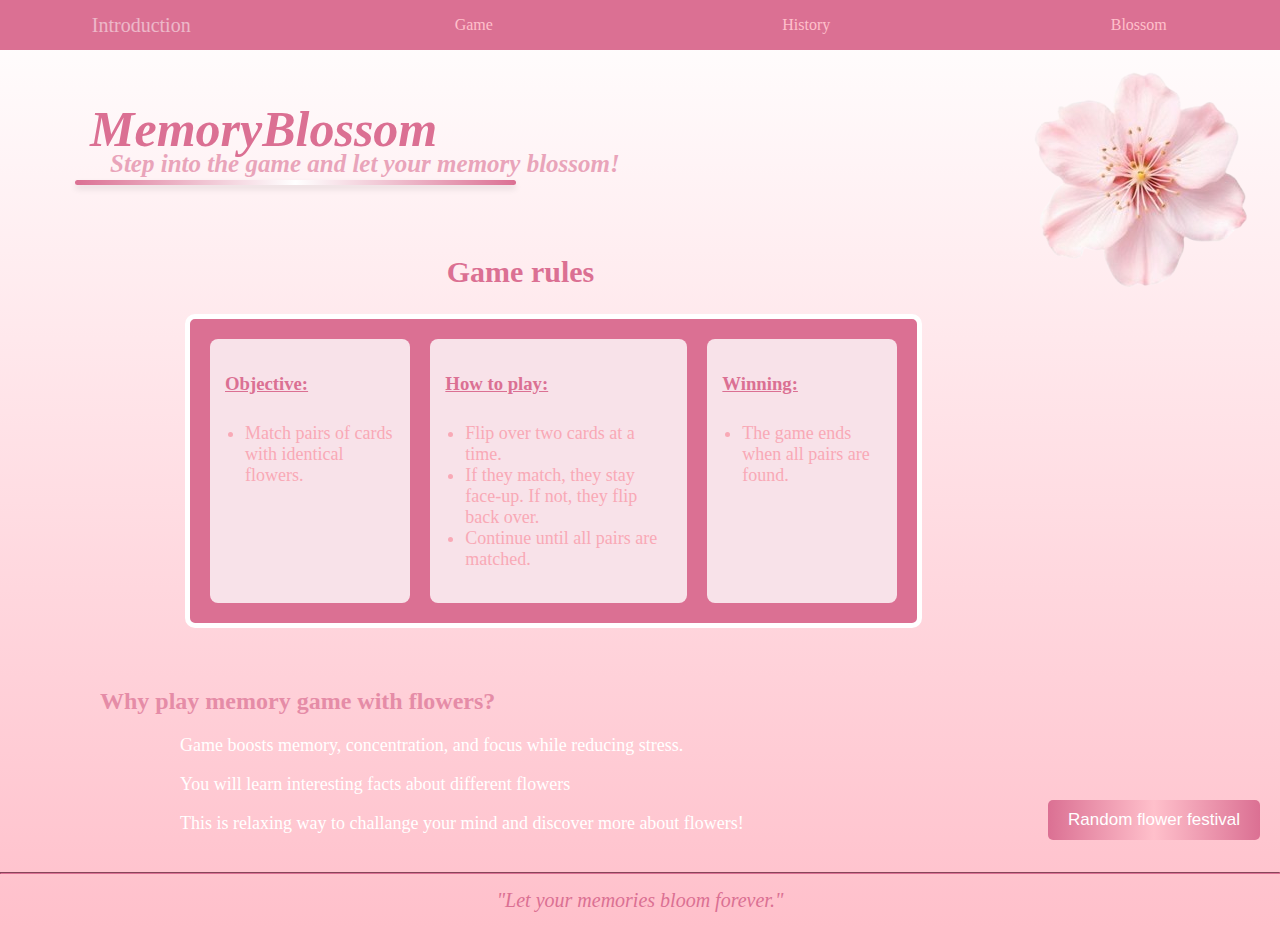
<file: index.html>
<!DOCTYPE html>

<html>

    <head>
        <title>MemoryBlossom game</title>
        <meta charset="utf-8">
        <link rel="stylesheet" href="styles/introduction.css">
        <link rel="icon" href="images/FlowerBackground.png">
    </head>

    <body>
        <header>
            <nav>
                <ul>
                    <li id="intro">Introduction</li>
                    <li><a href="pages/game.html">Game</a></li> 
                    <li><a href="pages/history.html">History</a></li>
                    <li><a href="pages/blossom.html">Blossom</a></li>  
                </ul>
            </nav>
    
            <img src="images/FlowerBackground.png" alt="Flower">
            <h1>MemoryBlossom</h1>
            <h2>Step into the game and let your memory blossom!</h2>
        </header>

        <main>
            <div class="festival">
                <p id="festivalFact"></p>
                <button onclick="generateFestival()>Festival">Random flower festival</button>
            </div>

            <div class="decorative-line"></div>
            <h2>Game rules</h2>
            <div class="GameRules">
                <div class="rule-section">
                    <h3>Objective:</h3>
                    <ul>
                        <li>Match pairs of cards with identical flowers.</li>
                    </ul>
                </div>
                <div class="rule-section">
                    <h3>How to play:</h3>
                    <ul>
                        <li>Flip over two cards at a time.</li>
                        <li>If they match, they stay face-up. If not, they flip back over.</li>
                        <li>Continue until all pairs are matched.</li>
                    </ul>
                </div>
                <div class="rule-section">
                    <h3>Winning:</h3>
                    <ul>
                        <li>The game ends when all pairs are found.</li>
                    </ul>
                </div>
            </div>
            <div class="WhyPlay">
                <h3>Why play memory game with flowers?</h3>
                <p>Game boosts memory, concentration, and focus while reducing stress.</p>
                <p>You will learn interesting facts about different flowers</p>
                <p>This is relaxing way to challange your mind and discover more about flowers!</p>
            </div>
        </main>

        <footer>
            <hr>
            <a>"Let your memories bloom forever."</a>
        </footer>

        <script src="scripts/introduction.js"></script>
    </body>

</html>
</file>
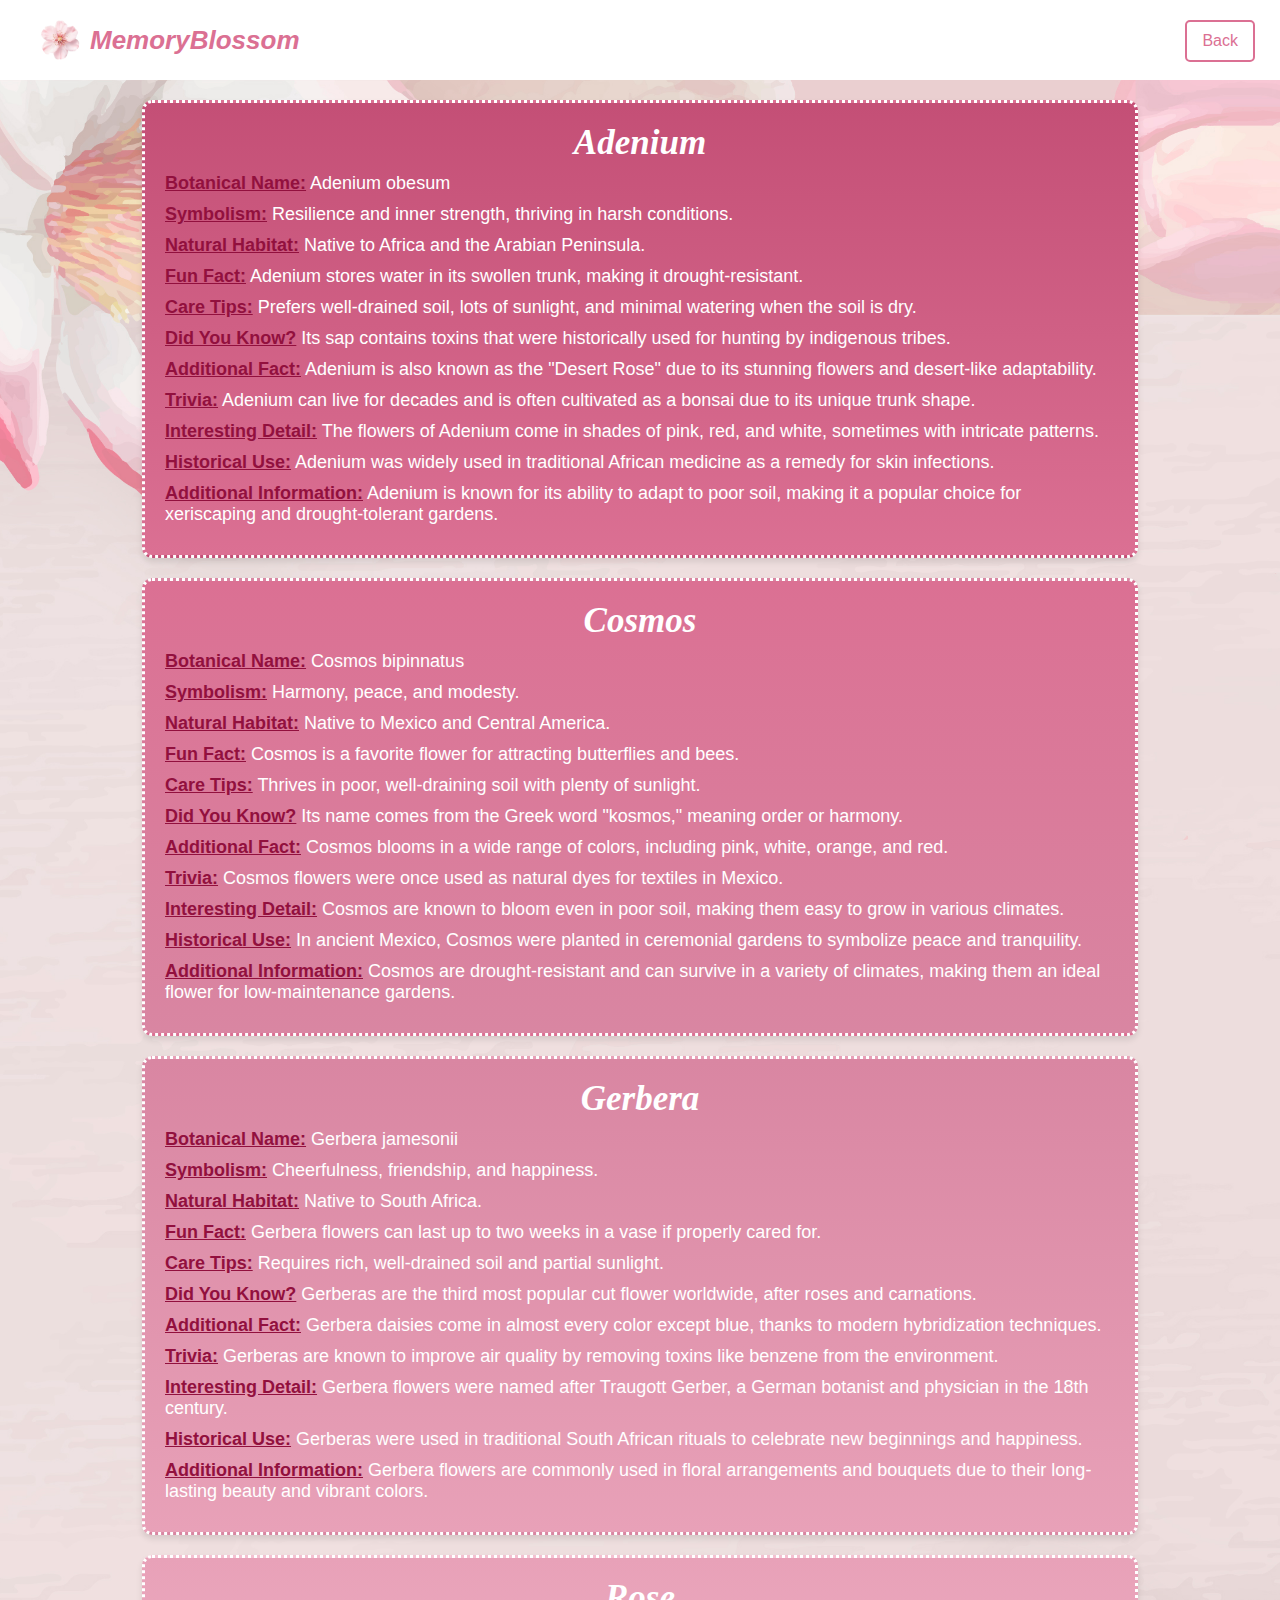
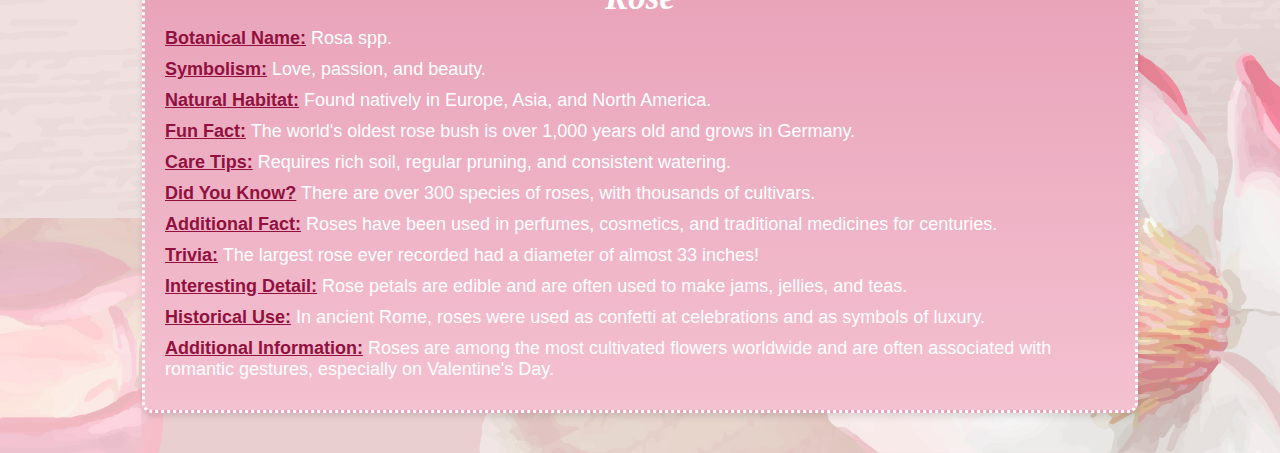
<file: pages/about.html>
<!DOCTYPE html>

<html>
    <head>
        <title>About flowers</title>
        <meta charset="UTF-8">
        <link rel="stylesheet" href="../styles/about.css">
        <link rel="icon" href="../images/FlowerBackground.png">
    </head>

    <body>

        <header>
            <header>
                <div class="app-header">
                    <img src="../images/FlowerBackground.png" alt="App Logo" class="app-logo">
                    <h1 class="app-title">MemoryBlossom</h1>
                    <a href="../pages/blossom.html" class="back-link">Back</a>
                </div>
            </header>
        </header>

        <main>
            <section id="adenium" class="flower flower-adenium">
                <h2>Adenium</h2>
                <p><strong><span class="keyWord">Botanical Name:</span></strong> Adenium obesum</p>
                <p><strong><span class="keyWord">Symbolism:</span></strong> Resilience and inner strength, thriving in harsh conditions.</p>
                <p><strong><span class="keyWord">Natural Habitat:</span></strong> Native to Africa and the Arabian Peninsula.</p>
                <p><strong><span class="keyWord">Fun Fact:</span></strong> Adenium stores water in its swollen trunk, making it drought-resistant.</p>
                <p><strong><span class="keyWord">Care Tips:</span></strong> Prefers well-drained soil, lots of sunlight, and minimal watering when the soil is dry.</p>
                <p><strong><span class="keyWord">Did You Know?</span></strong> Its sap contains toxins that were historically used for hunting by indigenous tribes.</p>
                <p><strong><span class="keyWord">Additional Fact:</span></strong> Adenium is also known as the "Desert Rose" due to its stunning flowers and desert-like adaptability.</p>
                <p><strong><span class="keyWord">Trivia:</span></strong> Adenium can live for decades and is often cultivated as a bonsai due to its unique trunk shape.</p>
                <p><strong><span class="keyWord">Interesting Detail:</span></strong> The flowers of Adenium come in shades of pink, red, and white, sometimes with intricate patterns.</p>
                <p><strong><span class="keyWord">Historical Use:</span></strong> Adenium was widely used in traditional African medicine as a remedy for skin infections.</p>
                <p><strong><span class="keyWord">Additional Information:</span></strong> Adenium is known for its ability to adapt to poor soil, making it a popular choice for xeriscaping and drought-tolerant gardens.</p>
            </section>
        
            <section id="cosmos" class="flower flower-cosmos">
                <h2>Cosmos</h2>
                <p><strong><span class="keyWord">Botanical Name:</span></strong> Cosmos bipinnatus</p>
                <p><strong><span class="keyWord">Symbolism:</span></strong> Harmony, peace, and modesty.</p>
                <p><strong><span class="keyWord">Natural Habitat:</span></strong> Native to Mexico and Central America.</p>
                <p><strong><span class="keyWord">Fun Fact:</span></strong> Cosmos is a favorite flower for attracting butterflies and bees.</p>
                <p><strong><span class="keyWord">Care Tips:</span></strong> Thrives in poor, well-draining soil with plenty of sunlight.</p>
                <p><strong><span class="keyWord">Did You Know?</span></strong> Its name comes from the Greek word "kosmos," meaning order or harmony.</p>
                <p><strong><span class="keyWord">Additional Fact:</span></strong> Cosmos blooms in a wide range of colors, including pink, white, orange, and red.</p>
                <p><strong><span class="keyWord">Trivia:</span></strong> Cosmos flowers were once used as natural dyes for textiles in Mexico.</p>
                <p><strong><span class="keyWord">Interesting Detail:</span></strong> Cosmos are known to bloom even in poor soil, making them easy to grow in various climates.</p>
                <p><strong><span class="keyWord">Historical Use:</span></strong> In ancient Mexico, Cosmos were planted in ceremonial gardens to symbolize peace and tranquility.</p>
                <p><strong><span class="keyWord">Additional Information:</span></strong> Cosmos are drought-resistant and can survive in a variety of climates, making them an ideal flower for low-maintenance gardens.</p>
            </section>
        
            <section id="gerbera" class="flower flower-gerbera">
                <h2>Gerbera</h2>
                <p><strong><span class="keyWord">Botanical Name:</span></strong> Gerbera jamesonii</p>
                <p><strong><span class="keyWord">Symbolism:</span></strong> Cheerfulness, friendship, and happiness.</p>
                <p><strong><span class="keyWord">Natural Habitat:</span></strong> Native to South Africa.</p>
                <p><strong><span class="keyWord">Fun Fact:</span></strong> Gerbera flowers can last up to two weeks in a vase if properly cared for.</p>
                <p><strong><span class="keyWord">Care Tips:</span></strong> Requires rich, well-drained soil and partial sunlight.</p>
                <p><strong><span class="keyWord">Did You Know?</span></strong> Gerberas are the third most popular cut flower worldwide, after roses and carnations.</p>
                <p><strong><span class="keyWord">Additional Fact:</span></strong> Gerbera daisies come in almost every color except blue, thanks to modern hybridization techniques.</p>
                <p><strong><span class="keyWord">Trivia:</span></strong> Gerberas are known to improve air quality by removing toxins like benzene from the environment.</p>
                <p><strong><span class="keyWord">Interesting Detail:</span></strong> Gerbera flowers were named after Traugott Gerber, a German botanist and physician in the 18th century.</p>
                <p><strong><span class="keyWord">Historical Use:</span></strong> Gerberas were used in traditional South African rituals to celebrate new beginnings and happiness.</p>
                <p><strong><span class="keyWord">Additional Information:</span></strong> Gerbera flowers are commonly used in floral arrangements and bouquets due to their long-lasting beauty and vibrant colors.</p>
            </section>
        
            <section id="rose" class="flower flower-rose">
                <h2>Rose</h2>
                <p><strong><span class="keyWord">Botanical Name:</span></strong> Rosa spp.</p>
                <p><strong><span class="keyWord">Symbolism:</span></strong> Love, passion, and beauty.</p>
                <p><strong><span class="keyWord">Natural Habitat:</span></strong> Found natively in Europe, Asia, and North America.</p>
                <p><strong><span class="keyWord">Fun Fact:</span></strong> The world's oldest rose bush is over 1,000 years old and grows in Germany.</p>
                <p><strong><span class="keyWord">Care Tips:</span></strong> Requires rich soil, regular pruning, and consistent watering.</p>
                <p><strong><span class="keyWord">Did You Know?</span></strong> There are over 300 species of roses, with thousands of cultivars.</p>
                <p><strong><span class="keyWord">Additional Fact:</span></strong> Roses have been used in perfumes, cosmetics, and traditional medicines for centuries.</p>
                <p><strong><span class="keyWord">Trivia:</span></strong> The largest rose ever recorded had a diameter of almost 33 inches!</p>
                <p><strong><span class="keyWord">Interesting Detail:</span></strong> Rose petals are edible and are often used to make jams, jellies, and teas.</p>
                <p><strong><span class="keyWord">Historical Use:</span></strong> In ancient Rome, roses were used as confetti at celebrations and as symbols of luxury.</p>
                <p><strong><span class="keyWord">Additional Information:</span></strong> Roses are among the most cultivated flowers worldwide and are often associated with romantic gestures, especially on Valentine's Day.</p>
            </section>

        </main>

    </body>

</html>
</file>
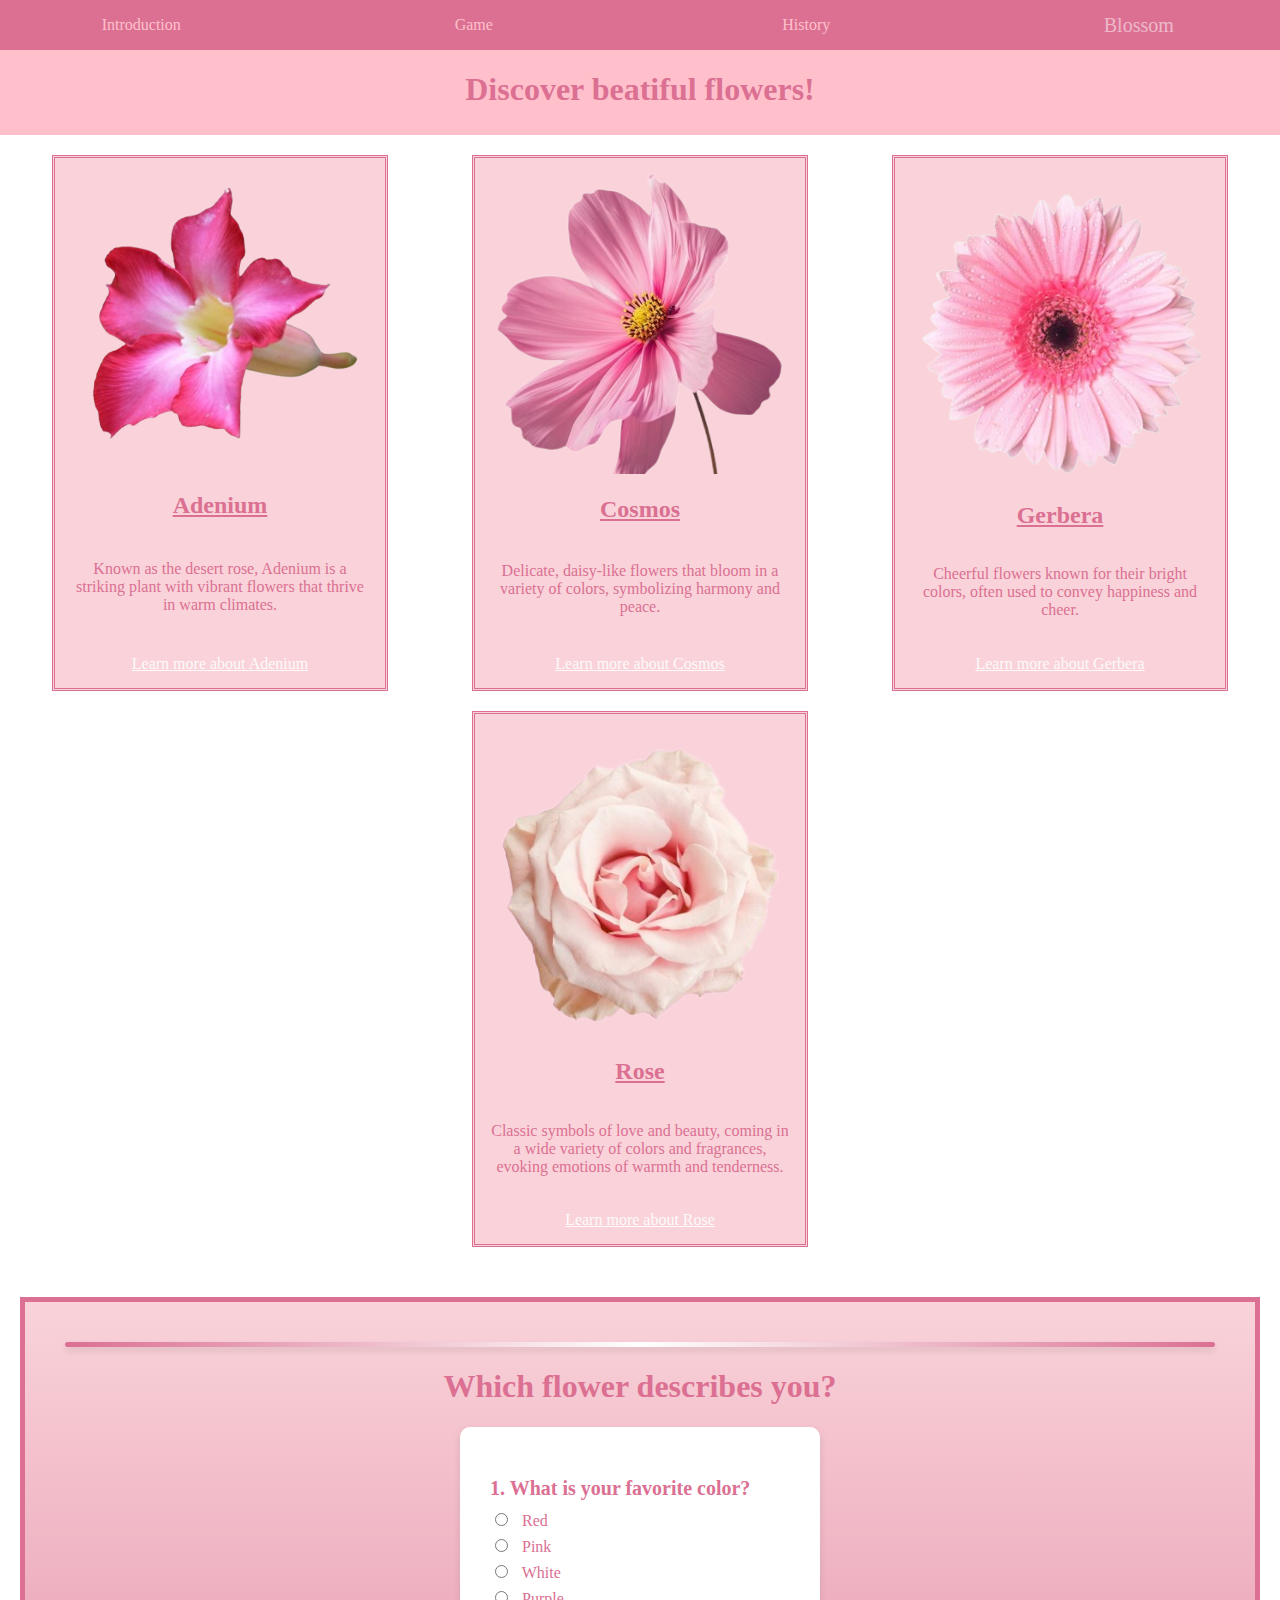
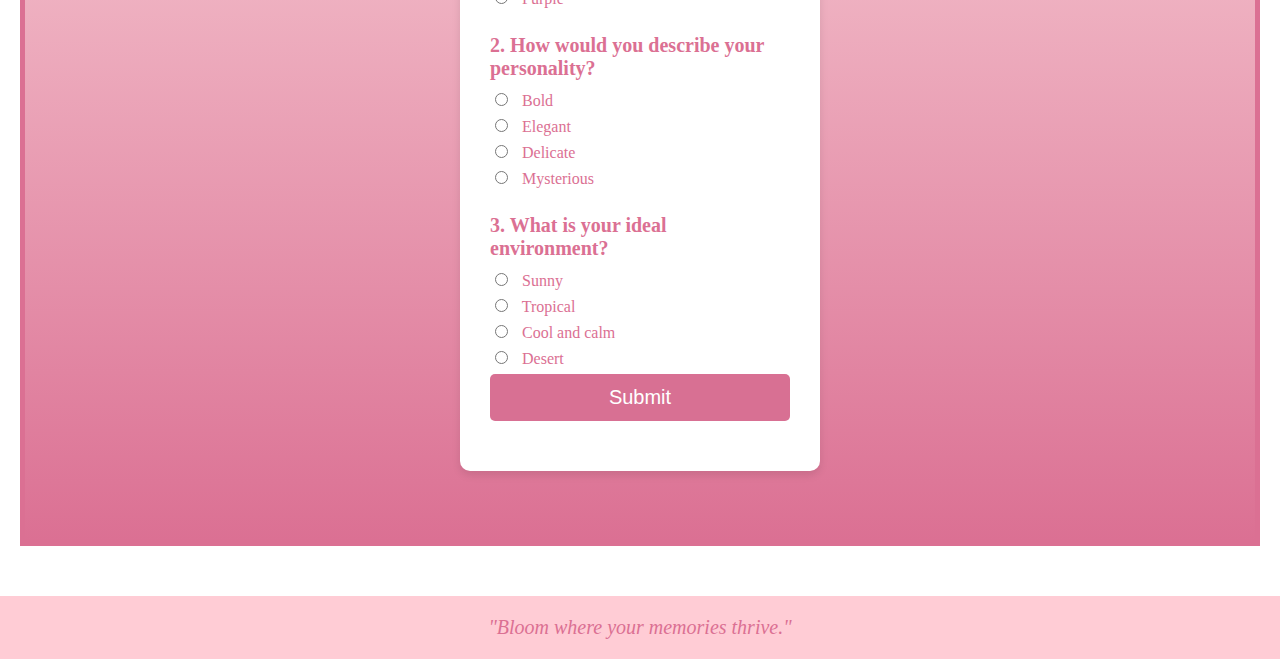
<file: pages/blossom.html>
<!DOCTYPE html>

<html>

    <head>
        <title>Blossom</title>
        <meta charset="UTF-8">
        <link rel="stylesheet" href="../styles/blossom.css">
        <link rel="icon" href="../images/FlowerBackground.png">
    </head>

    <body>

        <header>
            <nav>
                <ul>
                    <li><a href="../index.html">Introduction</a></li>
                    <li><a href="game.html">Game</a></li> 
                    <li><a href="history.html">History</a></li>
                    <li id="blossom">Blossom</li>  
                </ul>
            </nav>
            <h1>Discover beatiful flowers!</h1>
        </header>

        <main>
            <section class="flower-cardAdenium">
                <img src="../images/Adenium.png" alt="adenium">
                <h2>Adenium</h2>
                <p>Known as the desert rose, Adenium is a striking plant with vibrant flowers that thrive in warm climates.</p>
                <a href="../pages/about.html#adenium">Learn more about Adenium</a>
            </section>
        
            <section class="flower-cardCosmos">
                <img src="../images/Cosmos.png" alt="cosmos">
                <h2>Cosmos</h2>
                <p>Delicate, daisy-like flowers that bloom in a variety of colors, symbolizing harmony and peace.</p>
                <a href="../pages/about.html#cosmos" >Learn more about Cosmos</a>
            </section>
        
            <section class="flower-cardGerbera">
                <img src="../images/Gerbera.png" alt="gerber">
                <h2>Gerbera</h2>
                <p>Cheerful flowers known for their bright colors, often used to convey happiness and cheer.</p>
                <a href="../pages/about.html#gerbera">Learn more about Gerbera</a>
            </section>
        
            <section class="flower-cardRose">
                <img src="../images/Rosa.png" alt="rosa">
                <h2>Rose</h2>
                <p>Classic symbols of love and beauty, coming in a wide variety of colors and fragrances, evoking emotions of warmth and tenderness.</p>
                <a href="../pages/about.html#rose">Learn more about Rose</a>
            </section>

            <div class="quiz">
                <div class="decorative-line"></div>
                <h1>Which flower describes you?</h1>
            
                <form id="quizForm">
                    <p>1. What is your favorite color?</p>
                    <input type="radio" name="color" value="Red"> Red<br>
                    <input type="radio" name="color" value="Pink"> Pink<br>
                    <input type="radio" name="color" value="White"> White<br>
                    <input type="radio" name="color" value="Purple"> Purple<br>
            
                    <p>2. How would you describe your personality?</p>
                    <input type="radio" name="personality" value="Bold"> Bold<br>
                    <input type="radio" name="personality" value="Elegant"> Elegant<br>
                    <input type="radio" name="personality" value="Delicate"> Delicate<br>
                    <input type="radio" name="personality" value="Mysterious"> Mysterious<br>
            
                    <p>3. What is your ideal environment?</p>
                    <input type="radio" name="environment" value="Sunny"> Sunny<br>
                    <input type="radio" name="environment" value="Tropical"> Tropical<br>
                    <input type="radio" name="environment" value="Cool and calm"> Cool and calm<br>
                    <input type="radio" name="environment" value="Desert"> Desert<br>
            
                    <button type="button" onclick="generateFlower()">Submit</button>
                    <p id="result"></p>
                </form>
            </div>
        </main>

        <footer>
            <p>"Bloom where your memories thrive."</p>
        </footer>

        <script src="../scripts/blossom.js"></script>

    </body>

</html>
</file>
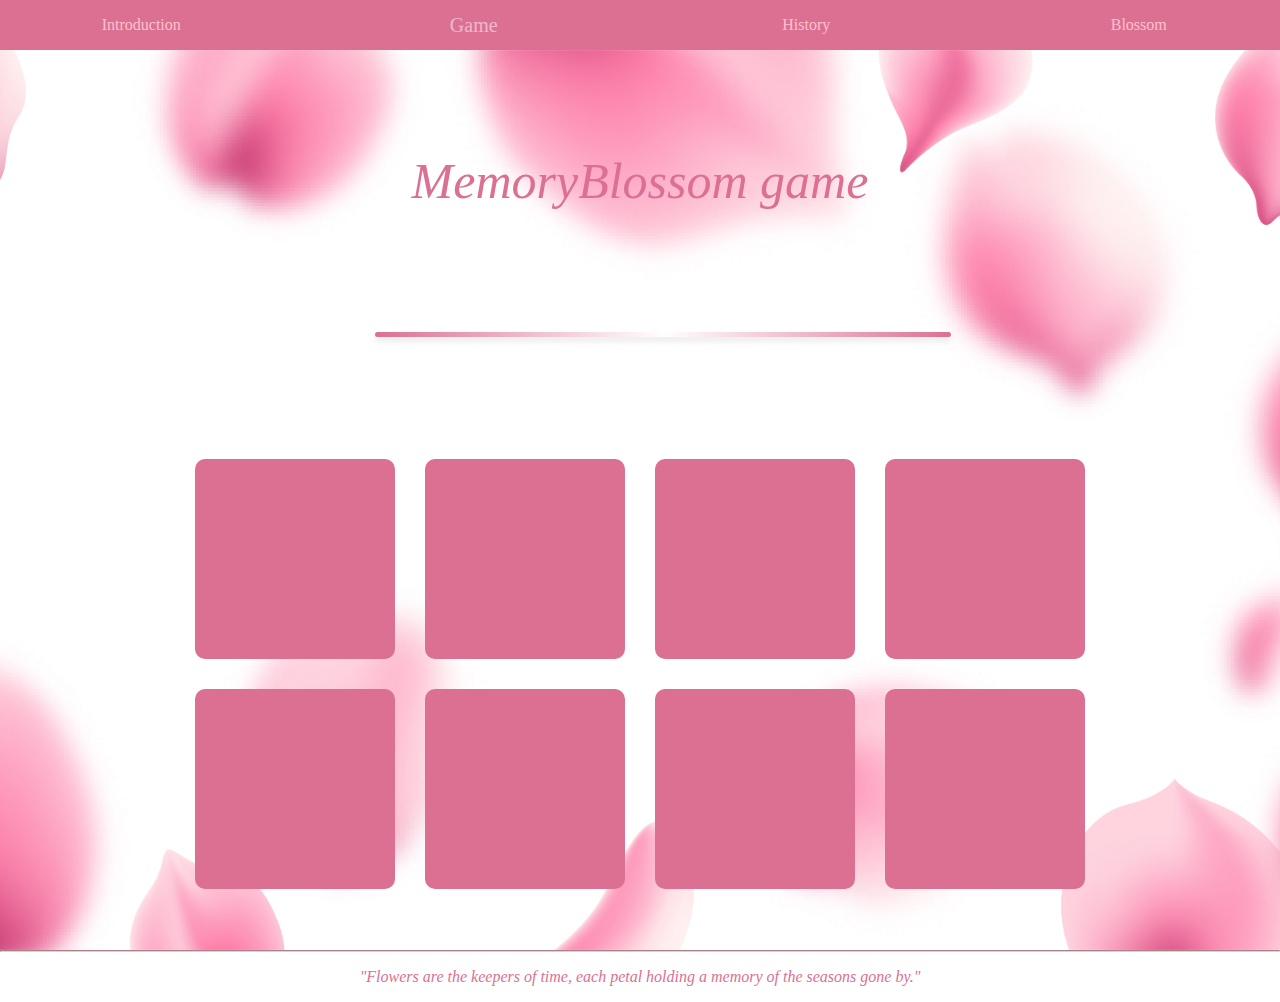
<file: pages/game.html>
<!DOCTYPE html>

<html>

    <head>
        <meta charset="UTF-8">
        <link rel="stylesheet" href="../styles/game.css">
        <title>Game</title>
        <link rel="icon" href="../images/FlowerBackground.png">
    </head>

    <body>
        <header>
            <nav>
                <ul>
                    <li><a href="../index.html">Introduction</a></li>
                    <li id="game">Game</li> 
                    <li><a href="history.html">History</a></li>
                    <li><a href="blossom.html">Blossom</a></li>  
                </ul>
            </nav>
        </header>

        <main>
            <div class="container">
                <h2 class="heading">MemoryBlossom game</h2>
                <div class="decorative-line"></div>
                <div class="message" style="display:none;">YOU WON!</div>
                <div class="cards">
                    <div class="card" flower="Rose">
                        <img src="../images/Rosa.png" alt="Rose">
                    </div>
                    <div class="card" flower="Cosmos">
                        <img src="../images/Cosmos.png" alt="Cosmos">
                    </div>
                    <div class="card" flower="Cosmos">
                        <img src ="../images/Cosmos.png" alt="Cosmos">
                    </div>
                    <div class="card" flower="Adenium">
                        <img src="../images/Adenium.png" alt="Adenium">
                    </div>
                    <div class="card" flower="Gerbera">
                        <img src="../images/Gerbera.png" alt="Gerbera">
                    </div>
                    <div class="card" flower="Rose">
                        <img src="../images/Rosa.png" alt="Rose">
                    </div>
                    <div class="card" flower="Gerbera">
                        <img src="../images/Gerbera.png" alt="Gerbera">
                    </div>
                    <div class="card" flower="Adenium">
                        <img src="../images/Adenium.png" alt="Adenium">
                    </div>
                </div>
            </div>
        </main>

        <footer>
            <hr>
            <p>"Flowers are the keepers of time, each petal holding a memory of the seasons gone by."</p>
        </footer>

        <script src="../scripts/game.js"></script>

    </body>
    
</html>
</file>
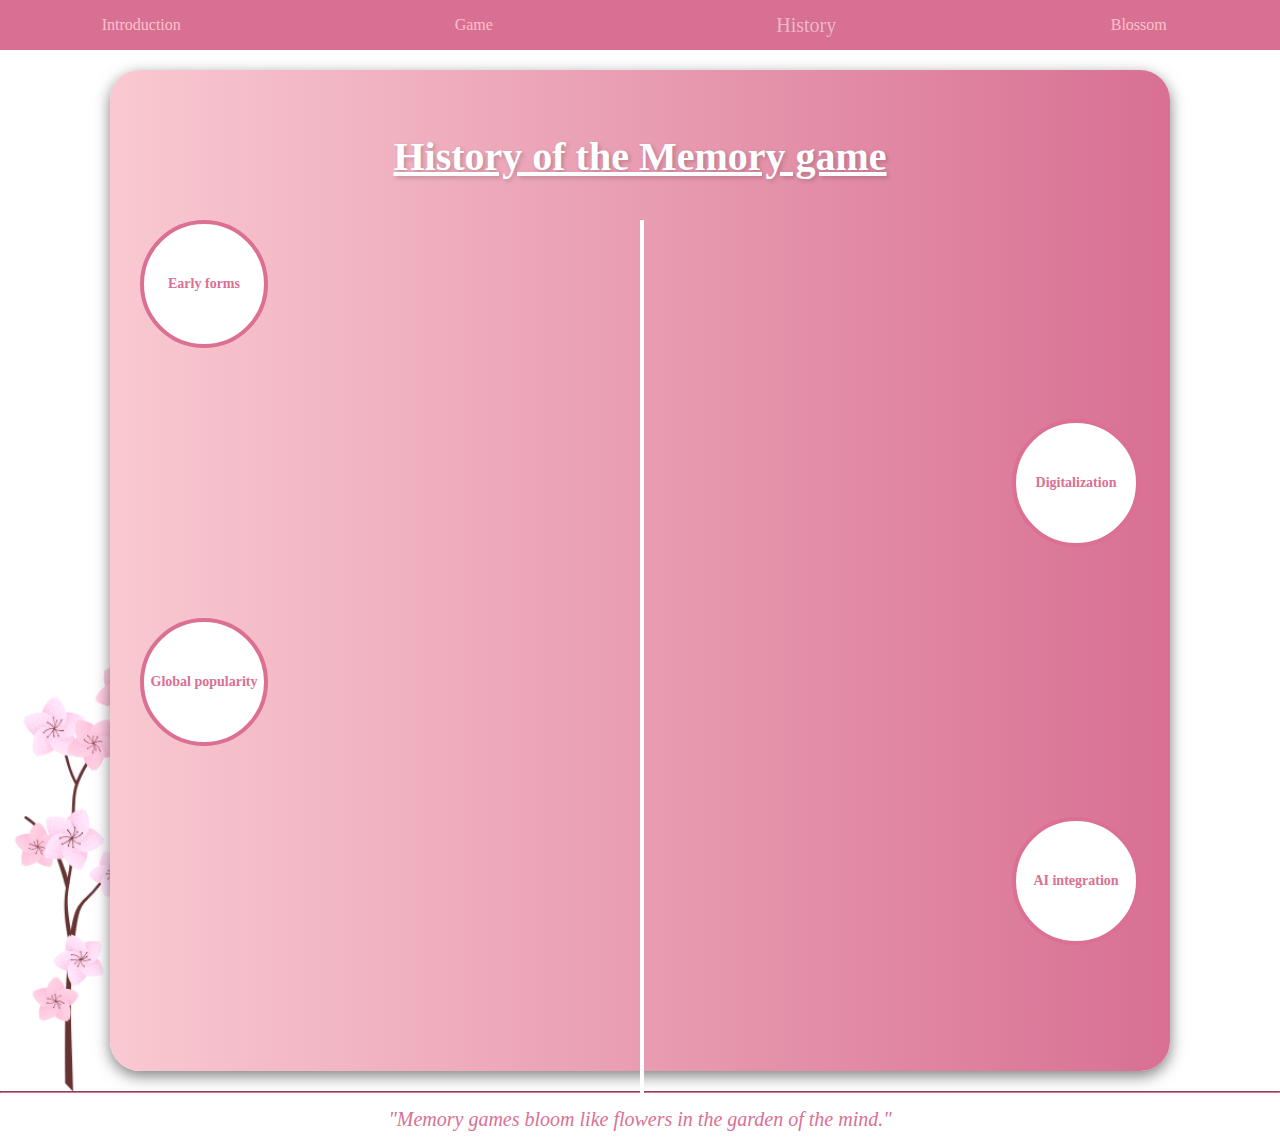
<file: pages/history.html>
<!DOCTYPE html>

<html>
    <head>
        <title>Game history</title>
        <meta charset="utf-8">
        <link rel="stylesheet" href="../styles/history.css">
        <link rel="icon" href="../images/FlowerBackground.png">
    </head>

    <body>

        <header>
            <nav>
                <ul>
                    <li><a href="../index.html">Introduction</a></li>
                    <li><a href="game.html">Game</a></li> 
                    <li id="history">History</li>
                    <li><a href="blossom.html">Blossom</a></li>  
                </ul>
            </nav>
        </header>

        <main>
            <section class="memory-timeline">
                <h2>History of the Memory game</h2>

                <div class="timeline-container">
                    <div class="timeline-item">
                        <div class="timeline-bubble">
                            <p>Early forms</p>
                        </div>
                        <div class="timeline-details">
                            <p>Memory game was inspired by decks of cards as early as the 19th century. People used regular playing cards for similar activities.</p>
                        </div>
                    </div>
        
                    <div class="timeline-item">
                        <div class="timeline-bubble">
                            <p>Digitalization</p>
                        </div>
                        <div class="timeline-details">
                            <p>Since the 1980s, the Memory game has become popular in digital versions, often used in education and therapy.</p>
                        </div>
                    </div>
            
                    <div class="timeline-item">
                        <div class="timeline-bubble">
                            <p>Global popularity</p>
                        </div>
                        <div class="timeline-details">
                            <p>Today, the Memory game is available in many versions, from physical cards to online apps that test memory skills.</p>
                        </div>
                    </div>

                    <div class="timeline-item">
                        <div class="timeline-bubble">
                            <p>AI integration</p>
                        </div>
                        <div class="timeline-details">
                            <p>Modern versions incorporate AI to personalize difficulty levels, making the game more challenging and engaging for diverse audiences.</p>
                        </div>
                    </div>
                </div>
            </section>
        </main>

        <footer>
            <hr>
            <a>"Memory games bloom like flowers in the garden of the mind."</a>
        </footer>

    </body>
    
</html>
</file>
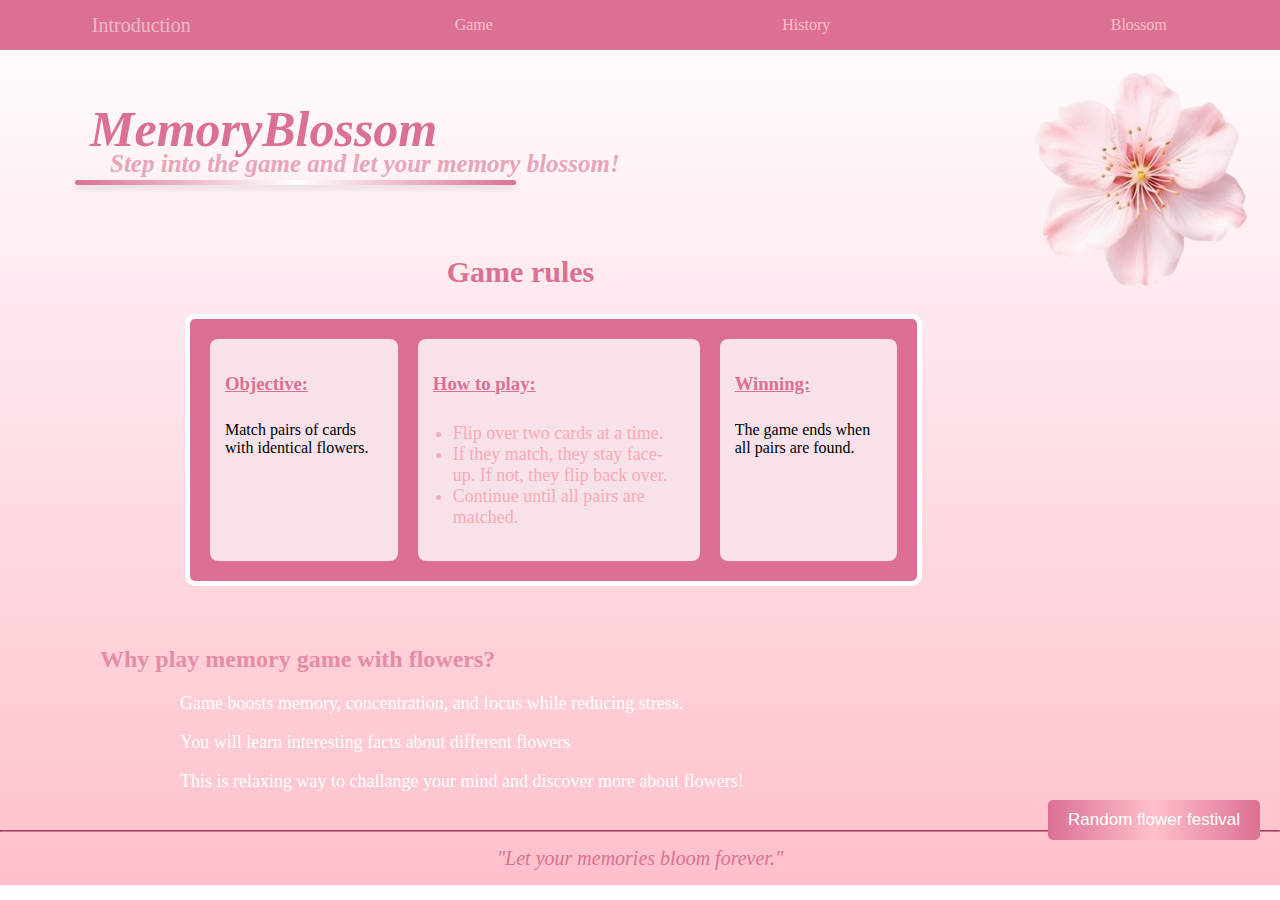
<file: pages/introduction.html>
<!DOCTYPE html>

<html>
<head>
    <title>MemoryBlossom game</title>
    <meta charset="utf-8">
    <link rel="stylesheet" href="../styles/introduction.css">
</head>
<body>
<header>

<nav>
    <ul>
        <li id="intro">Introduction</li>
        <li><a href="game.html">Game</a></li> 
        <li><a href="history.html">History</a></li>
        <li><a href="blossom.html">Blossom</a></li>  

    </ul>
</nav>

<img src="../images/FlowerBackground.png" alt="Flower">
<h1>MemoryBlossom</h1>
<h2>Step into the game and let your memory blossom!</h2>

<div class="festival">
    <p class="fact" id="festivalFact"></p>
    <button onclick="generateFestival()>Festival">Random flower festival</button>
</div>

</header>

    <main>

        <div class="decorative-line"></div>
        <h2>Game rules</h2>
        <div class="GameRules">

             <div class="rule-section">
                 <h3><strong>Objective:</strong></h3>
                 <p>Match pairs of cards with identical flowers.</p>
             </div>

        <div class="rule-section">
             <h3><strong>How to play:</strong></h3>
             <ul>
                 <li>Flip over two cards at a time.</li>
                 <li>If they match, they stay face-up. If not, they flip back over.</li>
                 <li>Continue until all pairs are matched.</li>
             </ul>
        </div>

        <div class="rule-section">
             <h3><strong>Winning:</strong></h3>
             <p>The game ends when all pairs are found.</p>
        </div>
        </div>


        <div class="WhyPlay">
             <h3>Why play memory game with flowers?</h3>

            <p>Game boosts memory, concentration, and focus while reducing stress.</p>
            <p>You will learn interesting facts about different flowers</p>
            <p>This is relaxing way to challange your mind and discover more about flowers!</p>
        </div>

    </main>
<footer>
    <hr>
    <a>"Let your memories bloom forever."</a>

    <script src="../scripts/introduction.js"></script>
</footer>

</body>
</html>
</file>
<file: styles/introduction.css>
body{
    background: linear-gradient(to bottom, white, pink);
    margin:0px;
}

main{
    padding:20px;
    margin-top:100px;
    margin-left: 10px;
    display:flex;
    flex-direction: column;
}

/*header*/
header img{
    margin-top: 20px;
    margin-right: 30px;
    float:right;
    transition: transform 0.7s ease;
}

header img:hover{
    cursor:pointer;
    transform: rotate(10deg);
}

header img:active{
    transform: scale(1.3);
}

header h1{
    color:palevioletred;
    font-family: 'Times New Roman', Times, serif;
    font-size:50px;
    font-style: italic;
    margin-top: 50px;
    position: absolute;
    left:90px;
}

header h2{
    color:palevioletred;
    font-family: 'Times New Roman', Times, serif;
    opacity: 0.6;
    font-size:25px;
    font-style: italic;
    margin-top:100px;
    position:absolute;
    left:110px;
}

/*navigation*/
nav ul{
    background-color: palevioletred;
    width: 100%;
    list-style: none;
    margin:0px;
    padding:0px;
    display:flex;
    gap:50px;      
}

nav ul li{
    text-align: center;
    line-height: 50px;
    flex:1;  
}

nav ul li a{
    text-decoration: none; 
    color:pink;
    border-radius:5px;
    padding:15px;
    padding-left:60px;
    padding-right: 60px;
}

#intro{
    color:white;
    opacity: 0.5;
    font-size: 20px;
}

nav ul li a:hover{
    background-color:white;
    color:palevioletred;
    opacity: 0.5;
    font-size: 20px;
}

footer a{
    color:palevioletred;
    font-size: 20px;
    font-style: italic;
    margin-bottom: 15px;
    margin-top:15px;
    display:flex;
    justify-content: center;
}

footer hr{
    border-color: palevioletred;
}

/*game rules*/
main h2{
    color:palevioletred;
    font-size: 30px;
    margin-top: 70px;
    display:flex;
    justify-content: center;
}

.GameRules{
    background-color: palevioletred;
    border: 5px solid white;
    border-radius: 10px;
    width:70%;
    margin:auto;
    margin-left: 155px;
    padding: 20px;
    display: flex;
    flex-direction: row;
    gap:20px;
}

.rule-section{
    background-color: rgba(255, 255, 255, 0.8);
    border-radius: 8px;
    padding:15px;
    display:flex;
    flex-direction: column;
}

.rule-section h3{
    color:palevioletred;
    text-decoration: underline;
    margin-bottom: 10px;
}

.rule-section ul{
    color: rgb(249, 169, 182);
    font-size: 18px;
     padding-left: 20px;
}

.rule-section ul li{
    list-style-type: disc;
}

.WhyPlay h3 {
    color: palevioletred; 
    font-size: 24px; 
    opacity: 0.7;
    margin-left:70px;
    margin-top:60px;
    margin-bottom: 20px; 
}

.WhyPlay p{
    color: white;
    font-size: 18px; 
    margin-bottom: 10px; 
    margin-left:150px;
}

.decorative-line {
    background: linear-gradient(to right, palevioletred, white, palevioletred);
    box-shadow: 0 4px 6px rgba(0, 0, 0, 0.1); 
    height: 5px; 
    width: 45%; 
    border-radius: 5px; 
    margin-top:10px;
    margin-left:45px;
}

/*random festival*/
.festival {
    margin-top: 0px;
    display: flex;
    justify-content: right;
}

.festival button {
    background: linear-gradient(to right, palevioletred, pink,palevioletred); 
    color: white;
    font-size: 17px;
    border: none;
    border-radius: 5px;
    cursor: pointer;
    margin-top: 0px;
    padding: 10px 20px;
    position: absolute; 
    bottom: 60px; 
    right: 20px; 
}

.festival button:hover {
    background: linear-gradient(to right, pink,palevioletred,pink); 
}

.festival p {
    color: white;
    text-decoration: underline;
    font-size: 18px;
    border-radius: 5px;
    padding: 10px 20px;
    position: absolute; 
    bottom: 5px; 
    right: 20px;   
}

::selection {
    background-color: rgb(255, 255, 255); 
    color: pink; 
  }
</file>
<file: styles/about.css>
* {
    margin: 0;
    padding: 0;
}

body {
    background-color: #f4f4f4;
    font-family: Arial, sans-serif;
}

html {
    scroll-behavior: smooth;
}

/*header*/
header {
    background-color: white;
    padding: 10px 20px;
    display: flex;
    justify-content: start;
}

.app-header {
    display: flex;
    align-items: center;
    gap: 10px;
}

.app-logo {
    border-radius: 50%;
    width: 40px;
    height: 40px;
}

.app-title {
    color: palevioletred;
    font-size: 26px;
    font-style: italic;
    font-weight: bold;
}

main {
    background-image: url("../images/aboutBackground.jpg");
    background-position: center;
    background-size: cover;
    padding: 20px;
}

/*about*/
.keyWord {
    color: #92103e; 
    text-decoration: underline; 
}

.flower {
    color: white;
    box-shadow: 0 4px 6px rgba(0, 0, 0, 0.1);
    border-color: white;
    border-style: dotted;
    border-radius: 10px;
    width: 100%;
    max-width: 950px;
    margin-bottom: 20px;
    margin-left: auto;
    margin-right: auto;
    padding: 20px;
    transform: scale(1);
    transition: transform 0.3s ease, box-shadow 0.3s ease;
}

.flower:hover {
    box-shadow: 0 6px 12px rgba(0, 0, 0, 0.2);
    transform: scale(1.02);
}

.flower h2 {
    font-family: Georgia, 'Times New Roman', Times, serif;
    font-size: 35px;
    font-style: italic;
    text-align: center;
    margin-bottom: 10px;
}

.flower-adenium {
    background: linear-gradient(to bottom, rgb(196, 79, 118), palevioletred);
}

.flower-cosmos {
    background: linear-gradient(to bottom, palevioletred, rgb(217, 134, 162));
}

.flower-gerbera {
    background: linear-gradient(to bottom, rgb(217, 134, 162), rgb(232, 161, 184));
}

.flower-rose {
    background: linear-gradient(to bottom, rgb(232, 161, 184), rgb(244, 193, 209));
}

.flower p {
    font-size: 18px;
    margin-bottom: 10px;
}

.flower p strong {
    color: #fff;
    font-weight: bold;
}

/*button*/
.back-link {
    background-color: #ffffff; 
    color: palevioletred;
    text-decoration: none; 
    font-size: 16px;
    border: 2px solid palevioletred;
    border-radius: 5px; 
    cursor: pointer; 
    padding: 10px 15px; 
    position: absolute; 
    top: 20px; 
    right: 25px;  
}

.back-link:hover {
    background-color: palevioletred;
    color:white;
}

::selection {
    background-color: rgb(255, 255, 255); 
    color: pink; 
}
</file>
<file: styles/blossom.css>
body{
    background-color: white;
    color:palevioletred;
    font-family: 'Times New Roman', Times, serif;
    margin:0px;
    padding:0px;
}

header{
    text-align: center;
    background-color: pink;
    padding:0px 0px 5px 0px;
}

/*navigation*/
nav ul{
    background-color: palevioletred;
    list-style: none;
    margin:0px;
    padding:0px;
    width: 100%;
    display:flex;
    gap:50px;      
}

nav ul li{
    line-height: 50px;
    flex:1;  
    text-align: center;
}

nav ul li a{
    color:pink;
    text-decoration: none; 
    border-radius:5px;
    padding:15px 60px;
}

#blossom{
    color:white;
    opacity: 0.5;
    font-size: 20px; 
}

nav ul li a:hover{
    background-color:white;
    color:palevioletred;
    opacity: 0.5;
    font-size: 20px;
}

/*flower section*/
main{
    padding:20px;
    display:flex;
    flex-wrap: wrap;
    justify-content: space-around;
    gap:20px;
}

.flower-cardAdenium, .flower-cardCosmos, .flower-cardGerbera, .flower-cardRose{
    background-color: rgb(249, 211, 217);
    box-shadow: 0 4px 8px rgba(0,0,0,0.2)
    border-radius: 10px;
    border-style:double;;
    padding:15px;
    width:300px;
    height:500px;
    display: flex;
    text-align: center;
    flex-direction: column;
    justify-content: space-between;
}

.flower-cardRose {
    margin-bottom: 25px;
}

.flower-cardAdenium img, .flower-cardCosmos img, .flower-cardGerbera img, .flower-cardRose img{
    width:100%;
    border-radius: 20px;
}

.flower-cardAdenium h2, .flower-cardCosmos h2, .flower-cardGerbera h2, .flower-cardRose h2{
    color:palevioletred;
    text-decoration: underline;
    margin-bottom: 10px;
}

.flower-cardAdenium h2{
    margin-top: 20px;
}

.flower-cardCosmos h2{
    margin-top: 9px;
}

.flower-cardGerbera h2{
    margin-top: 1px;
}

.flower-cardRose h2{
    margin-top: 0px;
}

.flower-cardAdenium p, .flower-cardCosmos p, .flower-cardGerbera p, .flower-cardRose p{
    font-family: 'Times New Roman', Times, serif;
    margin-bottom: 25px;
}

.flower-cardRose p{
    padding-top: 1px;
}

.flower-cardAdenium a, .flower-cardCosmos a, .flower-cardGerbera a, .flower-cardRose a{
    color:white;
    opacity: 0.9;
}

.flower-cardAdenium a:hover, .flower-cardCosmos a:hover, .flower-cardGerbera a:hover, .flower-cardRose a:hover {
    color: palevioletred;
}

/*quiz*/
.quiz{
    background: linear-gradient(to bottom, rgb(249, 211, 217), palevioletred);
    color:palevioletred;
    text-align: center;
    border:5px solid palevioletred;
    width: 100%;
    padding: 40px;
    margin-left:0px;
    margin-top: 5px;
    display: flex;
    justify-content: center;
    align-items: center;
    flex-direction: column;
}

.decorative-line {
    background: linear-gradient(to right, palevioletred, white, palevioletred); 
    box-shadow: 0 4px 6px rgba(0, 0, 0, 0.1);
    border-radius: 5px; 
    height: 5px; 
    width: 100%;
    margin-top:0px;
    margin-left:0px; 
}

form {
    background-color: #fff;
    box-shadow: 0 4px 8px rgba(0, 0, 0, 0.1);
    border-radius: 10px;
    width: 300px;
    text-align: left;
    margin-bottom: 30px; 
    padding: 30px;
}

.quiz p {
    font-size: 20px;
    font-weight: 600;
    margin-bottom: 10px;
}

input[type="radio"] {
    margin-right: 10px;
    margin-bottom: 10px;
}

input[type="radio"]:checked {
    accent-color: #d87093;
}

button {
    background-color: #d87093;
    color: white;
    font-size: 20px;
    border-radius: 5px;
    border: none;
    width: 100%;
    cursor: pointer;
    padding: 12px 20px;
}

button:hover {
    background-color: #ffccd5;
}

#result {
    color: #d87093;
    opacity: 1; 
    font-size: 25px;
    font-weight: bold;
    text-align: center;
    margin-top: 20px;
}

/*footer*/
footer {
    background-color: #ffccd5; 
    text-align: center;  
    padding: 20px;       
    margin-top: 30px;     
}

footer p{
    color: palevioletred;
    font-style: italic;
    font-size: 20px ;
    margin: 0;        
}

::selection {
    background-color: rgb(255, 255, 255); 
    color: pink; 
  }
</file>
<file: styles/game.css>
*{
    box-sizing: border-box;
}

body{
    font-family: 'Times New Roman', Times, serif;
    margin:0;
    padding:0;
}

main{
    background-image: url("../images/gameBack.jpg");
    background-size: cover;
    background-position: center;
}

/*navigation*/
nav ul{
    background-color: palevioletred;
    list-style: none; 
    width: 100%;
    margin:0px;
    padding:0px;
    display:flex;
    gap:50px;      
}

nav ul li{
    text-align: center;
    line-height: 50px;
    flex:1;  
}

nav ul li a{
    color:pink;
    text-decoration: none; 
    border-radius:5px;
    padding:15px;
    padding-left:60px;
    padding-right: 60px;
}

#game{
    color:white;
    opacity: 0.5;
    font-size: 20px;
}

nav ul li a:hover{
    background-color:white;
    color:palevioletred;
    opacity: 0.5;
    font-size: 20px;
}

.container{
    display:grid;
    place-items: center;
    min-height: 100vh;
}

.heading{
    color: palevioletred;
    font-family: 'Times New Roman', Times, serif;
    font-weight: 500;
    font-style: italic;
    font-size: 50px;
    text-align: center;
    margin-bottom: 0px;
}

.decorative-line {
    background: linear-gradient(to right, palevioletred, white, palevioletred); 
    box-shadow: 0 4px 6px rgba(0, 0, 0, 0.1);
    border-radius: 5px;
    height: 5px;
    width: 45%;
    margin-top:0px;
    margin-left:45px; 
}

/*game*/
.cards{
    display:grid;
    grid-template-columns: repeat(4, 1fr);
    grid-gap:30px;
}

.card{
    background-color: palevioletred;
    border-radius: 10px;
    height: 200px;
    width:200px;
    cursor: pointer;
    transition: 0.3s ease;
}

.card:hover{
    transform: scale(1.03);
}

.card img{
    opacity:0;
    width:100%;
    max-height: 200px;        
    transition: 0.3s ease;
}

.card.clicked {
    background-color: rgba(255, 255, 255, 0.37);
}
  
.card.checked {
    background-color: rgb(216, 200, 210);
}
  
.card.clicked img, .card.checked img {
    opacity: 1;
}
  
.card.shake {
    animation: shake 0.5s;
}

@keyframes shake {
    0%, 100% {
        transform: translate(0, 0) rotate(0deg);
    }
    50% {
        transform: translate(5px, 0) rotate(5deg);
    }
}

.message{
    color: palevioletred;
    font-size: 20px;
    font-family: 'Times New Roman', Times, serif;
}

/*footer*/
footer hr{
    border-color: pink;
    margin-top: 0px;
}

footer p{
    color:palevioletred;
    font-style: italic;
    display:flex;
    justify-content: center;
}

::selection {
    background-color: rgb(255, 255, 255); 
    color: pink; 
}
</file>
<file: styles/history.css>
body{
    background-image: url(../images/Historybackground.png);
    background-size: cover;
    margin:0px;
}

/*navigation*/
nav ul{
    background-color: #d87093;
    list-style: none;
    width: 100%;
    margin:0px;
    padding:0px;
    display:flex;
    gap:50px;     
}

nav ul li{
    text-align: center;
    line-height: 50px;
    flex:1;  
}

nav ul li a{
    color:pink;
    text-decoration: none; 
    border-radius:5px;
    padding:15px;
    padding-left:60px;
    padding-right: 60px;
}

#history{
    color:white;
    opacity: 0.5;
    font-size: 20px;
}

nav ul li a:hover{
    background-color:white;
    color:palevioletred;
    opacity: 0.5;
    font-size: 20px;
}

/*timeline*/
.memory-timeline {
    background: linear-gradient(to right, #f9c9d1, #d87093);
    box-shadow: 0 5px 15px rgba(0, 0, 0, 0.5);
    text-align: center;
    border-radius: 30px;
    max-width: 1000px;
    padding: 30px;
    margin: 20px auto;   
}

.memory-timeline h2 {
    color: white;
    text-shadow: 2px 2px 4px rgba(0, 0, 0, 0.2);
    text-decoration: underline;
    font-size: 40px;
    margin-bottom: 40px;
}

.timeline-container {
    display: flex;
    flex-direction: column;
}

.timeline-container::before { 
    content: ''; 
    background: white;
    width: 4px;
    height: 100%;
    position: absolute; 
    left: 50%; 
}

.timeline-item {
    width: 100%;
    margin-bottom: 50px;
    display: flex;
    gap: 7px;
}

.timeline-item:nth-child(even) {
    flex-direction: row-reverse;
}

.timeline-bubble {
    background: white;
    color: palevioletred;
    font-size: 24px;
    border: 4px solid palevioletred;
    border-radius: 50%;
    width: 120px;
    height: 120px;
    cursor: pointer;
    display: flex;
    flex-direction: column;
    justify-content: center;
    transition: transform 0.3s ease, box-shadow 0.3s ease;
}

.timeline-bubble:hover {
    box-shadow: 0 8px 16px rgba(0, 0, 0, 0.2);
    transform: scale(1.2);
}

.timeline-bubble p {
    font-size: 14px;
    font-weight: bold;
    margin: 0;
}

.timeline-details {
    background: rgba(255, 255, 255, 0.9);
    box-shadow: 0 4px 8px rgba(0, 0, 0, 0.1);
    border-radius: 10px;
    opacity: 0;
    max-width: 300px;
    padding: 20px;
    transition: opacity 0.3s ease;
}

.timeline-item:hover .timeline-details {
    opacity: 1;
}

.timeline-details p {
    color: #555;
    font-size: 16px;
    line-height: 1.6;
}

/*footer*/
footer a{
    color:palevioletred;
    font-style: italic;
    font-size: 20px;
    margin-bottom: 15px;
    margin-top:15px;
    display:flex;
    justify-content: center;
}

footer hr{
    border-color: palevioletred;
}

::selection {
    background-color: rgb(255, 255, 255); 
    color: pink; 
}
</file>
